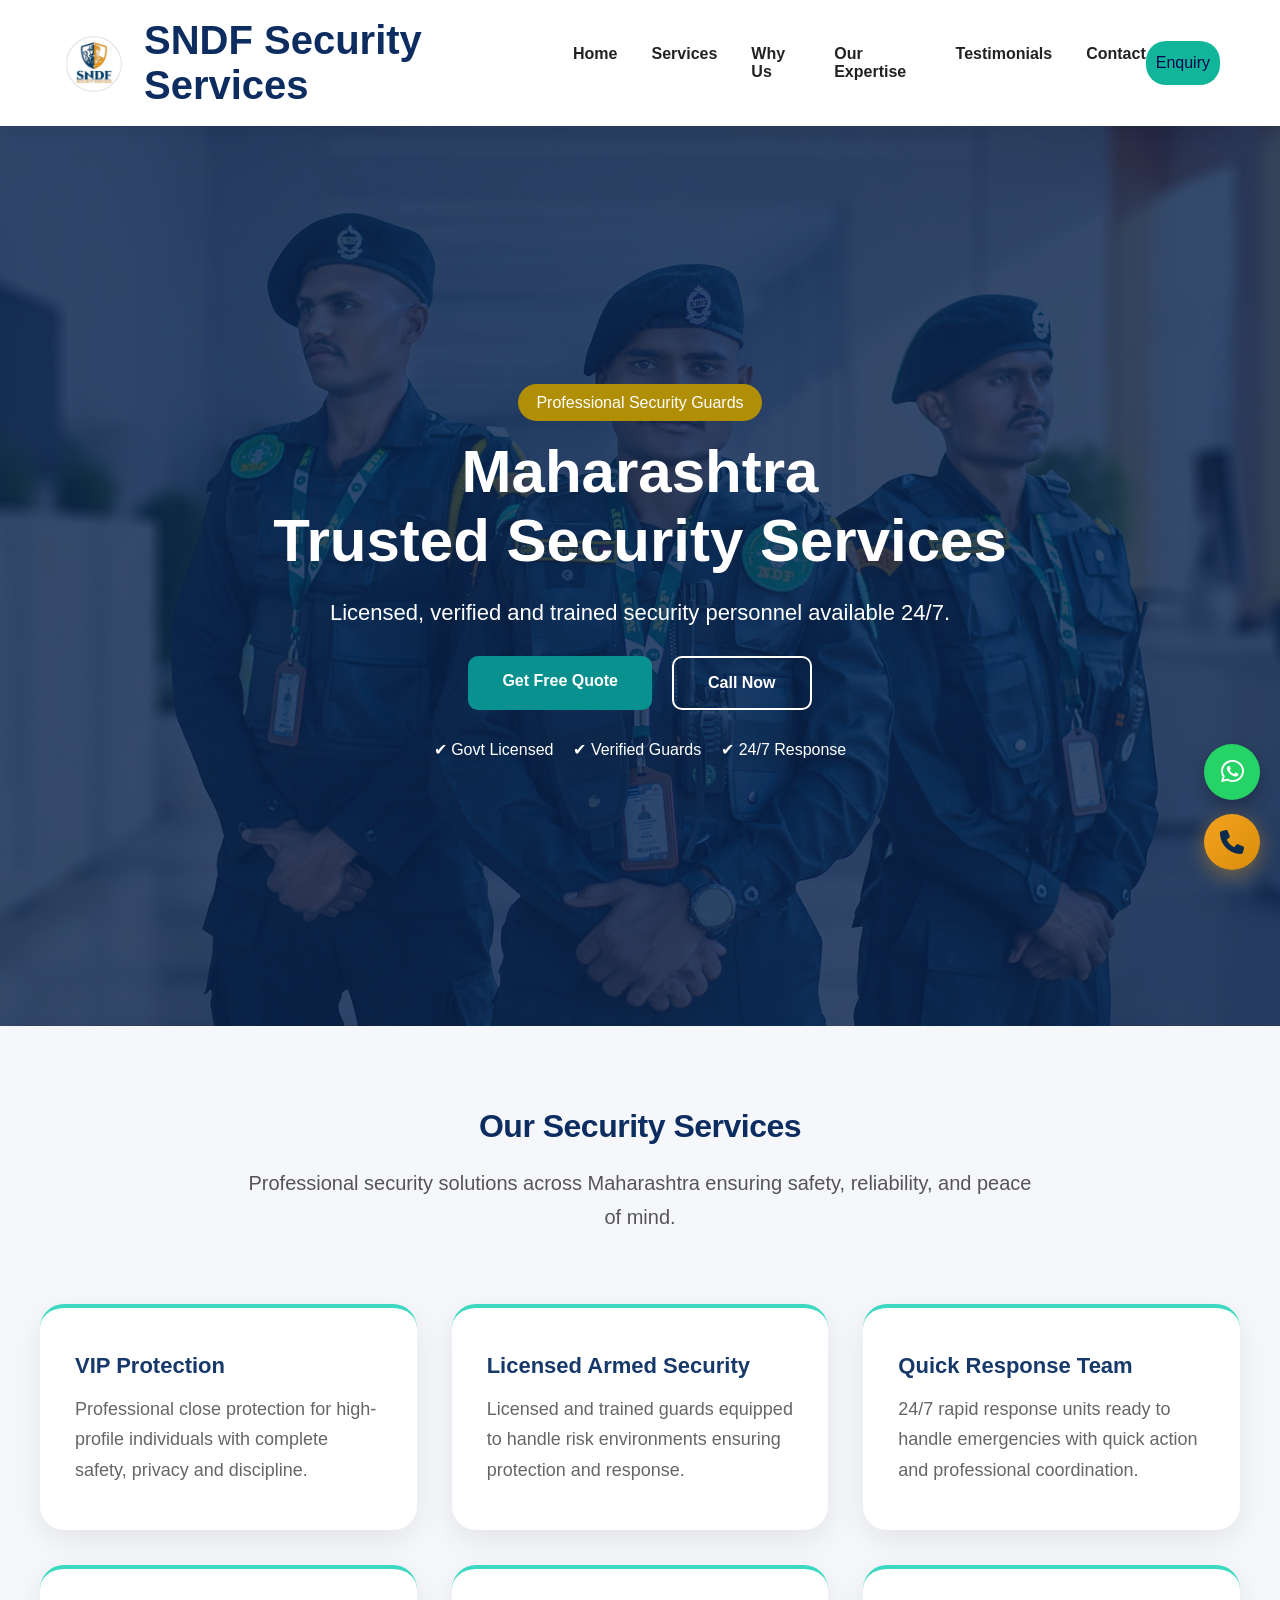
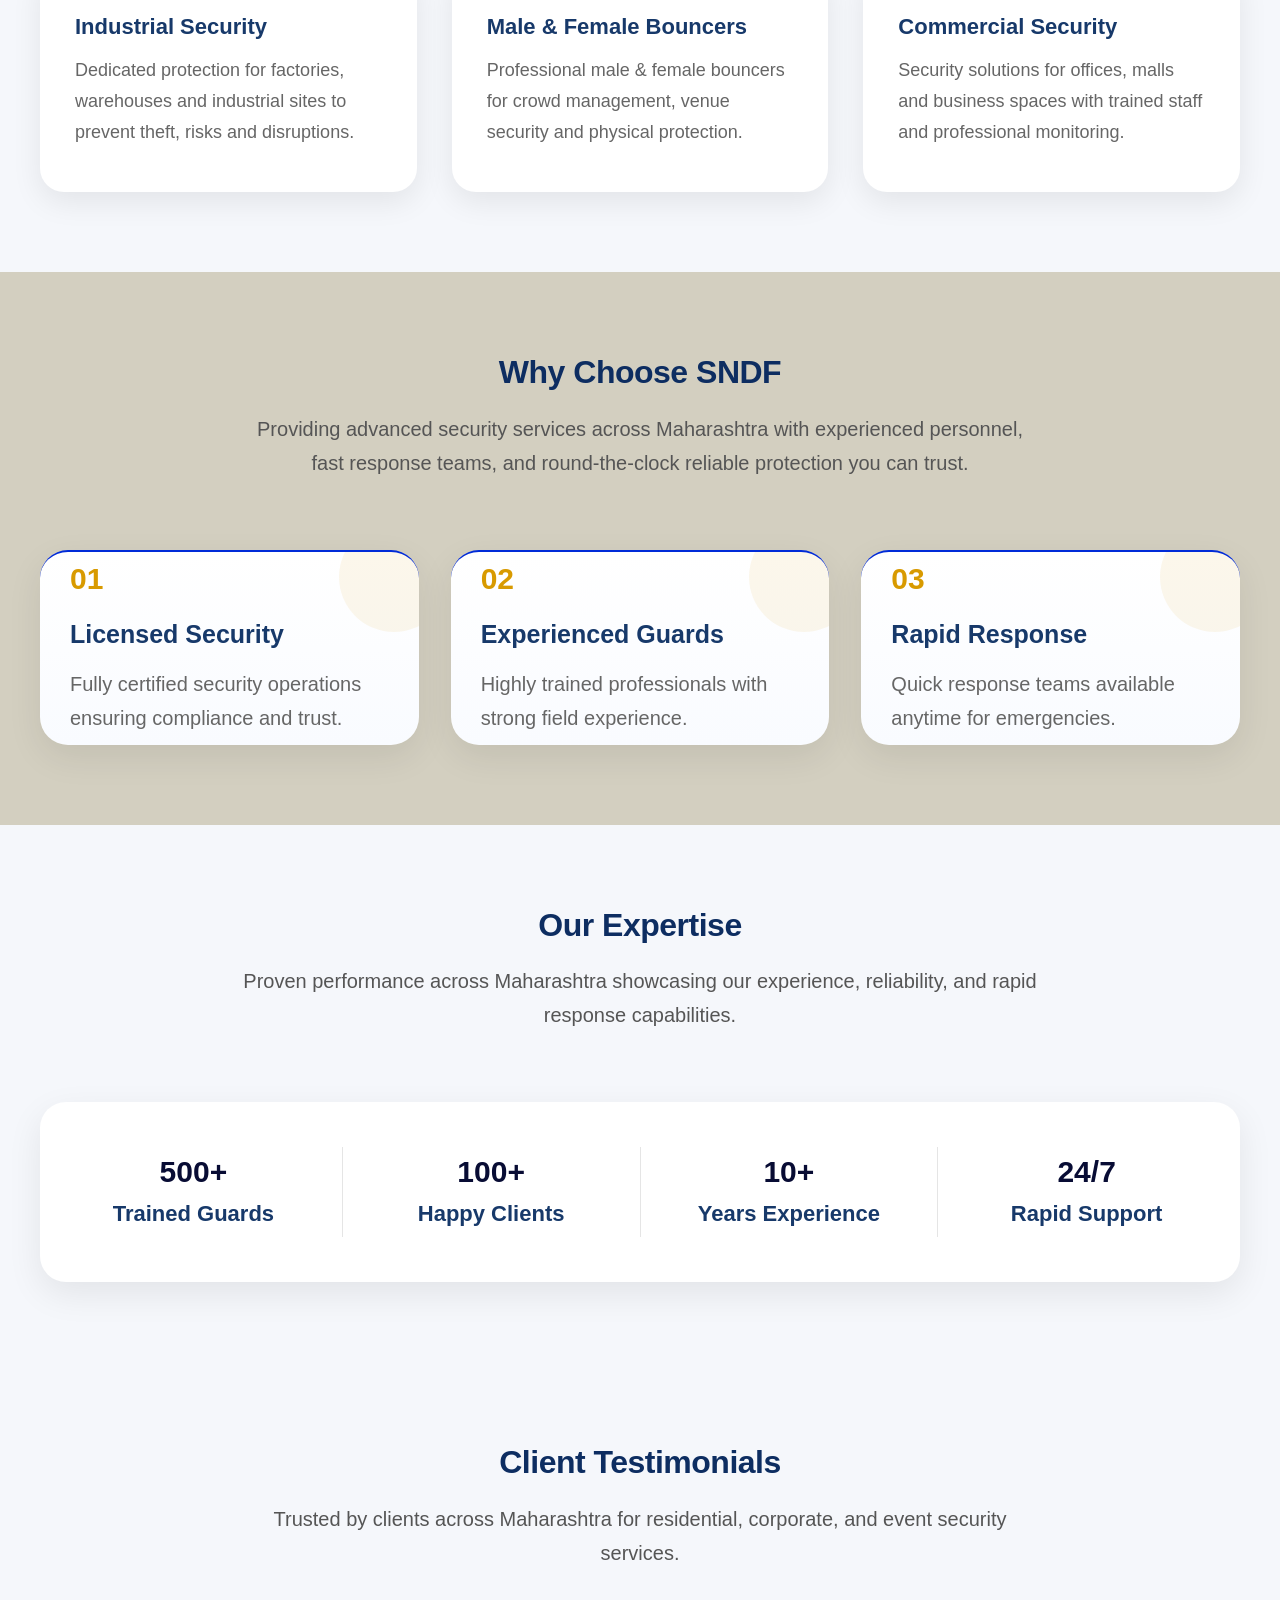
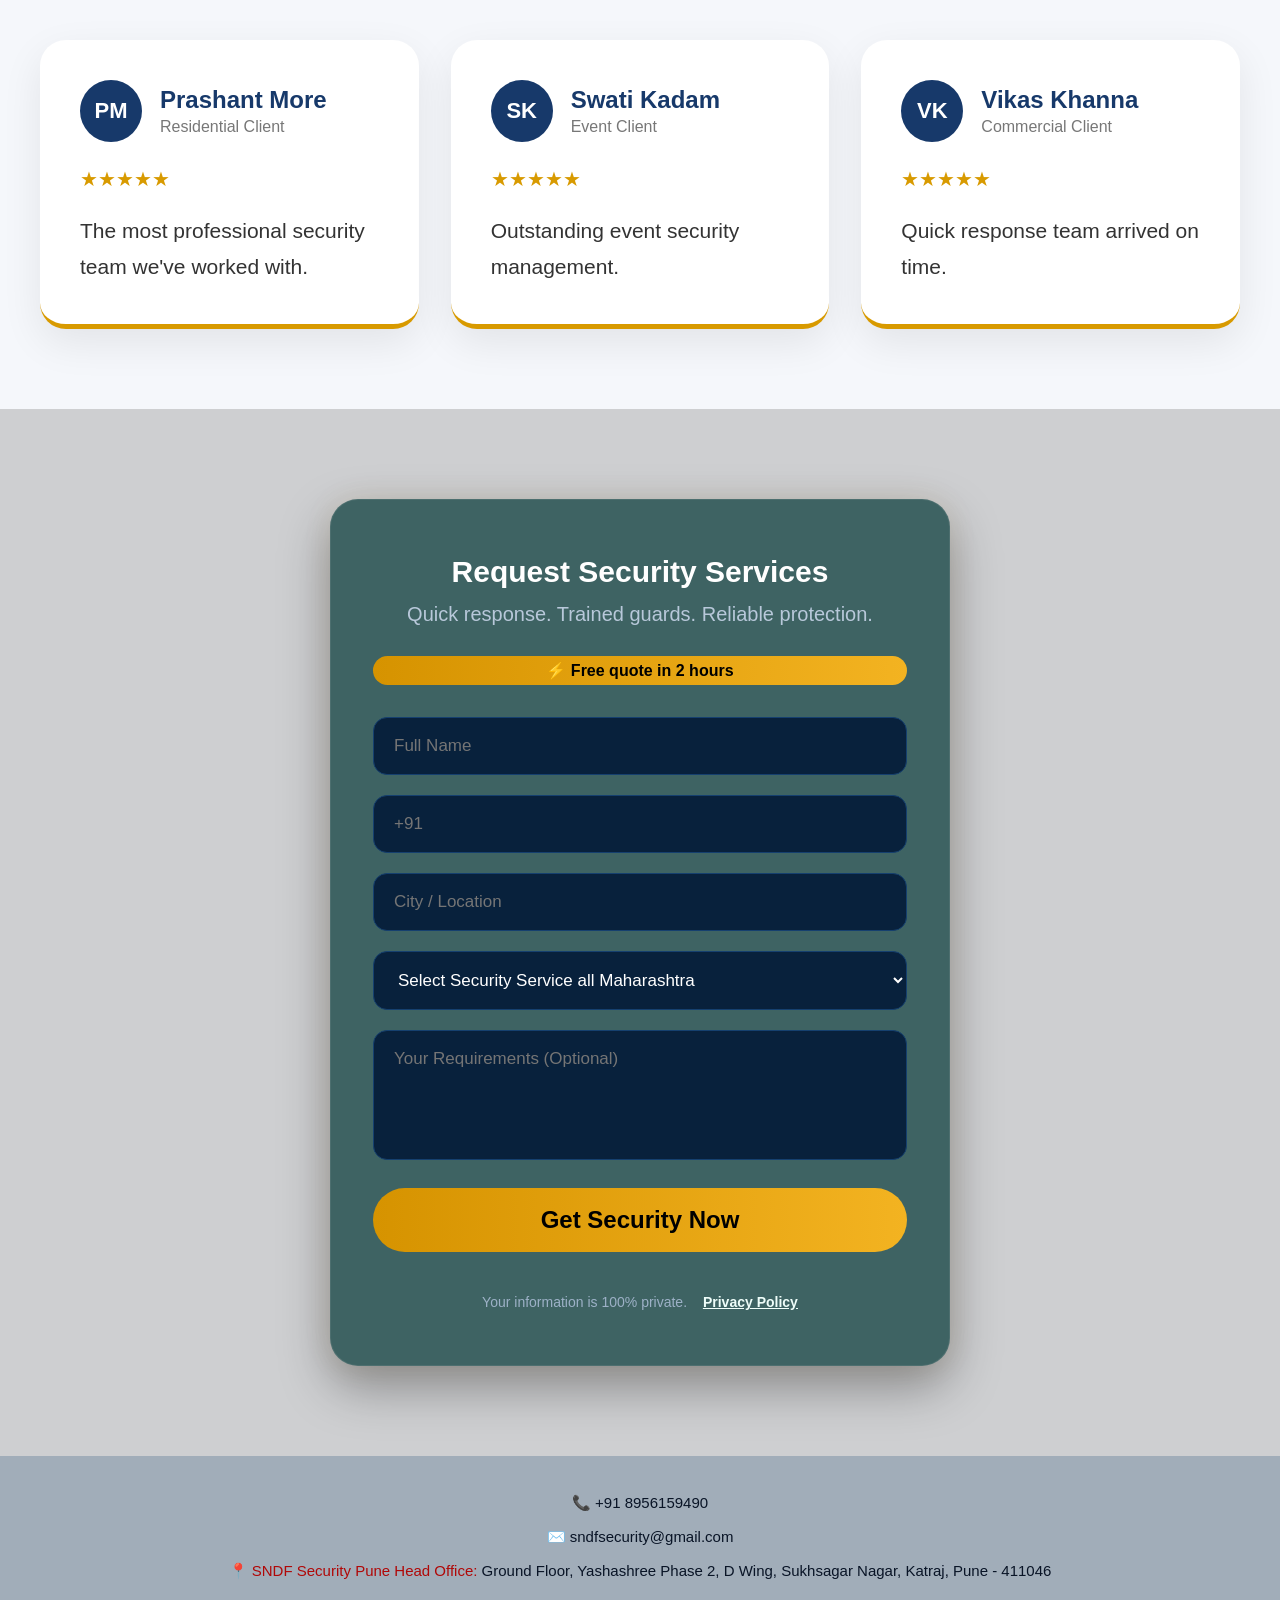
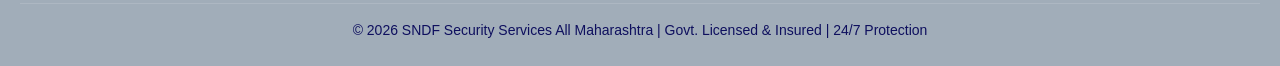
<file: index.html>
<!DOCTYPE html>
<html lang="en">

<head>
  <!-- Google tag (gtag.js) -->
<script async src="https://www.googletagmanager.com/gtag/js?id=G-692RTQMG41"></script>
<script>
  window.dataLayer = window.dataLayer || [];
  function gtag(){dataLayer.push(arguments);}
  gtag('js', new Date());

  gtag('config', 'G-692RTQMG41');
</script>

  <meta charset="UTF-8">
  <meta name="viewport" content="width=device-width,initial-scale=1.0">

  <!-- SEO Title -->
  <title>Security Guard Services in Maharashtra | SNDF Security Agency</title>

  <!-- SEO Meta -->
  <meta name="description" content="Looking for security guard services in Maharashtra? SNDF provides trained security guards, bouncers, event security, corporate and residential protection across Maharashtra. Available 24/7. Call now.">
  <meta name="keywords" content="security services Maharashtra, security guards Maharashtra, security agency Maharashtra, private security Maharashtra, bouncer services Maharashtra, event security Maharashtra, industrial security Maharashtra, residential security Maharashtra, corporate security Maharashtra">
  <meta name="author" content="SNDF Security Services">
  <meta name="keywords" content="SNDF, SNDF Security Services, NDF, guard, security guard Pune, security guard Mumbai, security guard Maharashtra, security services Maharashtra, security guards Maharashtra, security agency Maharashtra, private security Maharashtra, bouncer services Maharashtra, event security Maharashtra, industrial security Maharashtra, residential security Maharashtra, corporate security Maharashtra">




  <!-- Google Site Verification -->
  <meta name="google-site-verification" content="Hl2jM6XFP9QhORgaJbN1rDe-L8TGYnHvItoYKzpRTxo" />

  <!-- Open Graph (Social Media Preview) -->
  <meta property="og:title" content="SNDF Security Services Maharashtra">
  <meta property="og:description" content="Professional security guard services across Maharashtra for residential, corporate, and events.">
  <meta property="og:image" content="https://sndfsecurity.in/images/logo.png">
  <meta property="og:url" content="https://sndfsecurity.in">
  <meta property="og:type" content="website">

  <!-- Canonical -->
  <link rel="canonical" href="https://sndfsecurity.in/">

  <!-- Favicon -->
  <link rel="icon" href="images/favicon.ico" type="image/x-icon">

  <!-- CSS -->
  <link rel="stylesheet" href="style.css">
  <link rel="stylesheet"
    href="https://cdnjs.cloudflare.com/ajax/libs/font-awesome/6.5.0/css/all.min.css">

  <!-- Smooth Scroll -->
  <style>
    html {
      scroll-behavior: smooth;
    }
  </style>
</head>

<body>

  <!-- NAVBAR -->
  <header class="navbar">

    <div class="brand">
      <img src="images/logo.png" alt="SNDF Security Logo" class="logo-img">
      <div class="logo">SNDF Security Services</div>
    </div>

    <nav>
      <a href="#home">Home</a>
      <a href="#services">Services</a>
      <a href="#whyus">Why Us</a>
      <a href="#expertise">Our Expertise</a>
      <a href="#testimonials">Testimonials</a>
      <a href="#contact">Contact</a>
    </nav>

    <a href="#contact" class="top-call">Enquiry</a>

  </header>


  <!-- FLOATING BUTTONS -->
  <a href="https://wa.me/918956159490" class="whatsapp-float" target="_blank">
    <i class="fab fa-whatsapp"></i>
  </a>

  <button class="floating-call"
    onclick="window.location.href='tel:+918956159490'">
    <i class="fas fa-phone"></i>
  </button>


  <!-- HERO -->
  <section id="home" class="hero">

  <!-- SLIDER -->
  <div class="hero-slider">
    <img src="images/guard10.webp" class="slide">
    <img src="images/guard.webp" class="slide active">
    <img src="images/guard11.webp" class="slide">
    <img src="images/guard4.webp" class="slide">
    <img src="images/guard9.webp" class="slide">

  </div>

  <!-- CONTENT (UNCHANGED DESIGN) -->
  <div class="hero-box">

    <span class="badge">
      Professional Security Guards
    </span>

    <h1>
      Maharashtra<br>
      Trusted Security Services
    </h1>

    <p>
      Licensed, verified and trained security personnel available 24/7.
    </p>

    <div class="hero-btns">

      <a href="#contact" class="btn gold">
        Get Free Quote
      </a>

      <a href="tel:8956159490" class="btn ghost">
        Call Now
      </a>

    </div>

    <div class="trust-line">
      <span>✔ Govt Licensed</span>
      <span>✔ Verified Guards</span>
      <span>✔ 24/7 Response</span>
    </div>

  </div>

</section>

  <!-- SERVICES -->
  <section id="services" class="section light">

    <div class="section-title">
      <h2>Our Security Services</h2>
      <p>Professional security solutions across Maharashtra ensuring safety, reliability, and peace of mind.</p>
    </div>

    <div class="service-grid">

      <div class="service-card">
        <h3>VIP Protection</h3>
        <p>
          Professional close protection for high-profile individuals with complete safety, privacy and discipline.
        </p>
      </div>

      <div class="service-card">
        <h3>Licensed Armed Security</h3>
        <p>
          Licensed and trained guards equipped to handle risk environments ensuring protection and response.
        </p>
      </div>

      <div class="service-card">
        <h3>Quick Response Team</h3>
        <p>
          24/7 rapid response units ready to handle emergencies with quick action and professional coordination.
        </p>
      </div>

      <div class="service-card"> 
        <h3>Industrial Security</h3>
        <p>
          Dedicated protection for factories, warehouses and industrial sites to prevent theft, risks and disruptions.
        </p>
      </div>

      <div class="service-card">
        <h3>Male & Female Bouncers</h3>
        <p>
          Professional male & female bouncers for crowd management, venue security and physical protection.
        </p>
      </div>

      <div class="service-card">
        <h3>Commercial Security</h3>
        <p>
          Security solutions for offices, malls and business spaces with trained staff and professional monitoring.
        </p>
      </div>

    </div>

  </section>


  <!-- WHY US -->
  <section id="whyus" class="section why-premium">

    <div class="section-title">
      <h2>Why Choose SNDF</h2>
      <p>
        Providing advanced security services across Maharashtra with experienced personnel, fast response teams, and round-the-clock reliable protection you can trust.
      </p>
    </div>

    <div class="why-premium-grid">

      <div class="why-premium-card">
        <div class="why-num">01</div>
        <h3>Licensed Security</h3>
        <p>Fully certified security operations ensuring compliance and trust.</p>
      </div>

      <div class="why-premium-card">
        <div class="why-num">02</div>
        <h3>Experienced Guards</h3>
        <p>Highly trained professionals with strong field experience.</p>
      </div>

      <div class="why-premium-card">
        <div class="why-num">03</div>
        <h3>Rapid Response</h3>
        <p>Quick response teams available anytime for emergencies.</p>
      </div>

    </div>

  </section>


  <!-- EXPERTISE -->
  <section id="expertise" class="section expertise-strip">

    <div class="section-title">
      <h2>Our Expertise</h2>
      <p>
        Proven performance across Maharashtra showcasing our experience, reliability, and rapid response capabilities.
      </p>
    </div>

    <div class="expertise-row">

      <div class="expertise-item">
        <h3>500+</h3>
        <span>Trained Guards</span>
      </div>

      <div class="expertise-divider"></div>

      <div class="expertise-item">
        <h3>100+</h3>
        <span>Happy Clients</span>
      </div>

      <div class="expertise-divider"></div>

      <div class="expertise-item">
        <h3>10+</h3>
        <span>Years Experience</span>
      </div>

      <div class="expertise-divider"></div>

      <div class="expertise-item">
        <h3>24/7</h3>
        <span>Rapid Support</span>
      </div>

    </div>

  </section>


  <!-- TESTIMONIALS -->
  <section id="testimonials" class="section light">

    <div class="section-title">
      <h2>Client Testimonials</h2>
      <p>Trusted by clients across Maharashtra for residential, corporate, and event security services.</p>
    </div>

    <div class="elite-testimonials">

      <div class="elite-card">
        <div class="client-head">
          <div class="client-badge">PM</div>
          <div>
            <h4>Prashant More</h4>
            <span>Residential Client</span>
          </div>
        </div>

        <div class="elite-stars">★★★★★</div>

        <p>The most professional security team we've worked with.</p>
      </div>

      <div class="elite-card">
        <div class="client-head">
          <div class="client-badge">SK</div>
          <div>
            <h4>Swati Kadam</h4>
            <span>Event Client</span>
          </div>
        </div>

        <div class="elite-stars">★★★★★</div>

        <p>Outstanding event security management.</p>
      </div>

      <div class="elite-card">
        <div class="client-head">
          <div class="client-badge">VK</div>
          <div>
            <h4>Vikas Khanna</h4>
            <span>Commercial Client</span>
          </div>
        </div>

        <div class="elite-stars">★★★★★</div>

        <p>Quick response team arrived on time.</p>
      </div>

    </div>

  </section>


  <!-- CONTACT -->
 <section id="contact" class="contact-pro">

  <div class="lead-box">

    <h2>Request Security Services</h2>

    <p>Quick response. Trained guards. Reliable protection.</p>

    <div class="quote-strip">
      ⚡ Free quote in 2 hours
    </div>

    <form id="contactForm" 
      action="https://formsubmit.co/sndfsecurity@gmail.com" 
      method="POST">

      <input type="text" id="name" name="name" placeholder="Full Name"
        oninput="this.value=this.value.replace(/[^A-Za-z\s]/g,'')" required>

      <input type="tel" id="phone" name="phone" placeholder="+91"
        maxlength="10"
        oninput="this.value=this.value.replace(/[^0-9]/g,'')" required>

      <input type="text" name="city" placeholder="City / Location">

      <select name="service" required>
        <option value="">Select Security Service all Maharashtra</option>
        <option>VIP Protection</option>
        <option>Licensed Armed Security</option>
        <option>Quick Response Team</option>
        <option>Industrial Security</option>
        <option>Male & Female Bouncers</option>
        <option>Commercial Security</option>
      </select>

      <!-- Hidden fields -->
      <input type="hidden" name="_subject" value="🚨 New SNDF Enquiry">
      <input type="hidden" name="_template" value="table">
      <input type="hidden" name="_next" value="https://sndfsecurity.in/thankyou.html">
      <input type="hidden" name="_captcha" value="false">

      <textarea name="requirements" placeholder="Your Requirements (Optional)"></textarea>

      <button type="submit">Get Security Now</button>

      <!-- ✅ FINAL (SINGLE LINE) -->
      <div class="privacy-note">
        Your information is 100% private.
        <span class="privacy-link" onclick="openPrivacyModal()">
                      <a href="#" class="privacy-link">Privacy Policy</a>

        </span>

      </div>

    </form>

  </div>

</section>

  <!-- FOOTER -->
  <footer class="footer">

    <div class="footer-contact">

      <p>📞 +91 8956159490</p>
      <p>✉️ sndfsecurity@gmail.com</p>

      <p>
       <span>📍 SNDF Security Pune Head Office:</span> 
        Ground Floor, Yashashree Phase 2, D Wing,
        Sukhsagar Nagar, Katraj, Pune - 411046
      </p>

    </div>

    <div class="footer-bottom">
      <p>
        © 2026 SNDF Security Services All Maharashtra |
        Govt. Licensed & Insured |
        24/7 Protection
      </p>
    </div>

  </footer>
<div id="privacyModal" class="privacy-modal">
  <div class="privacy-box">

    <div class="privacy-header">
      <h2>Privacy Policy</h2>
      <span class="close-modal">&times;</span>
    </div>

    <div class="privacy-content">

      <h3>1. Information We Collect</h3>
      <p>We collect your name, phone number, location and service requirements when you fill out our contact form.</p>

      <h3>2. How We Use Your Information</h3>
      <p>We use your information to provide security service quotes, respond to your inquiries and contact you regarding our services.</p>

      <h3>3. Data Protection</h3>
      <p>Your information is 100% private and secure. We do not sell, trade or share your personal information with third parties.</p>

      <h3>4. Communication</h3>
      <p>By submitting the form, you agree that we may call or message you regarding your security service requirements.</p>

      <h3>5. Contact Us</h3>
      <p>For any privacy concerns, contact us at: <span class="mail">sndfsecurity@gmail.com</span></p>

      <div class="last-update">Last Updated: January 2026</div>

    </div>

  </div>
</div>

  <!-- SCRIPT -->
 <script>

document.addEventListener("DOMContentLoaded", function () {

  // =========================
  // FORM VALIDATION
  // =========================
  var form = document.getElementById("contactForm");

  if(form){
    form.addEventListener("submit", function (e) {

      var name = document.getElementById("name").value.trim();
      var phone = document.getElementById("phone").value.trim();
      var requirements = document.querySelector("textarea[name='requirements']").value.trim();

      if (name === "") {
        alert("Enter Name");
        e.preventDefault();
        return;
      }

      if (phone === "") {
        alert("Enter Mobile Number");
        e.preventDefault();
        return;
      }

      if (!/^[0-9]{10}$/.test(phone)) {
        alert("Enter valid 10 digit Mobile Number");
        e.preventDefault();
        return;
      }

    });
  }


  // =========================
  // PRIVACY MODAL
  // =========================
  var modal = document.getElementById('privacyModal');
  var links = document.querySelectorAll('.privacy-link');
  var closeBtn = document.querySelector('.close-modal');

  // OPEN MODAL
  links.forEach(function(link){
    link.addEventListener("click", function(e){
      e.preventDefault();
      modal.style.display = "block";
      document.body.style.overflow = "hidden";
    });
  });

  // CLOSE BUTTON
  if(closeBtn){
    closeBtn.addEventListener("click", function(){
      modal.style.display = "none";
      document.body.style.overflow = "auto";
    });
  }

  // OUTSIDE CLICK
  window.addEventListener("click", function(e){
    if(e.target === modal){
      modal.style.display = "none";
      document.body.style.overflow = "auto";
    }
  });

});

// HERO SLIDER
let slides = document.querySelectorAll(".slide");
let index = 0;

setInterval(() => {
  slides[index].classList.remove("active");
  index = (index + 1) % slides.length;
  slides[index].classList.add("active");
}, 3000);

</script>

</body>

</html>
</file>
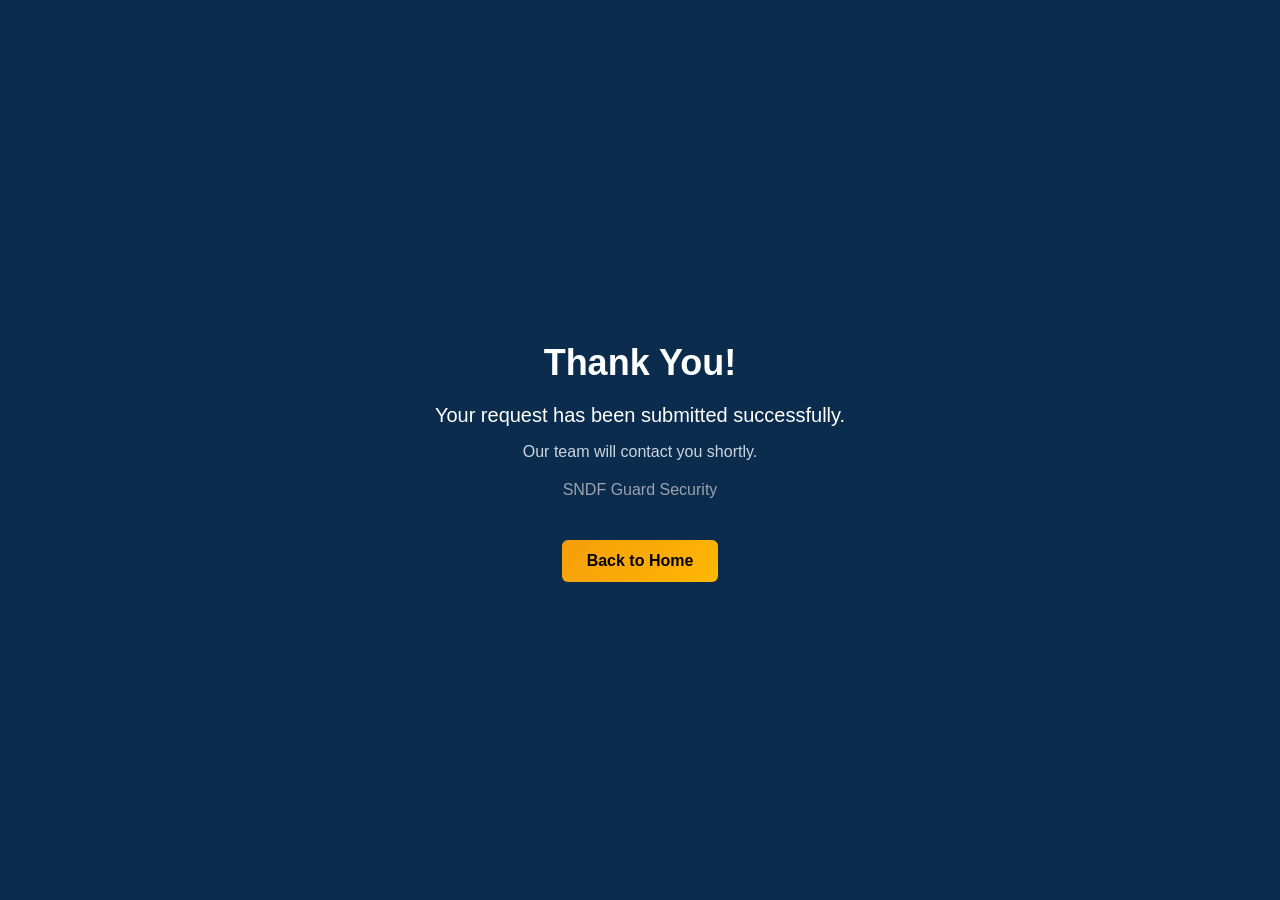
<file: thankyou.html>
<!DOCTYPE html>
<html lang="en">
<head>
    <!-- Google tag (gtag.js) -->
<script async src="https://www.googletagmanager.com/gtag/js?id=G-692RTQMG41"></script>
<script>
  window.dataLayer = window.dataLayer || [];
  function gtag(){dataLayer.push(arguments);}
  gtag('js', new Date());

  gtag('config', 'G-692RTQMG41');
</script>


<script>
  gtag('event', 'form_submit');
</script>

    <meta charset="UTF-8">
    <meta name="viewport" content="width=device-width, initial-scale=1.0">
    <title>Thank You</title>

    <style>
        body {
            margin: 0;
            padding: 0;
             background: #0b2c4d;
            color: white;
            font-family: Arial, sans-serif;
            display: flex;
            align-items: center;
            justify-content: center;
            height: 100vh;
            text-align: center;
        }

        .container {
            max-width: 600px;
            padding: 20px;
        }

        h1 {
            font-size: 36px;
            margin-bottom: 15px;
        }

        .main-text {
            font-size: 20px;
            margin-bottom: 10px;
        }

        .sub-text {
            font-size: 16px;
            color: #cbd5e1;
        }

        .btn {
            margin-top: 25px;
            display: inline-block;
            padding: 12px 25px;
           background: linear-gradient(135deg, #f59e0b, #ffb703);
            color: #000;
            text-decoration: none;
            border-radius: 6px;
            font-size: 16px;
            font-weight: bold;
        }

       

        /* 📱 Mobile Responsive */
        @media (max-width: 600px) {
            h1 {
                font-size: 28px;
            }

            .main-text {
                font-size: 18px;
            }

            .sub-text {
                font-size: 14px;
            }

            .btn {
                font-size: 14px;
                padding: 10px 20px;
            }
        }
    </style>
</head>

<body>

    <div class="container">
        <h1>Thank You!</h1>
        <p class="main-text">Your request has been submitted successfully.</p>
        <p class="sub-text">Our team will contact you shortly.</p>
        <p style="margin-top:20px; color:#9ca3af;">
            SNDF Guard Security
        </p>

        <a href="/" class="btn">Back to Home</a>

       

    </div>

</body>
</html>
</file>
<file: style.css>
*{
margin:0;
padding:0;
box-sizing:border-box;
font-family:Arial;
scroll-behavior:smooth;
}

body{
overflow-x:hidden;
}

/* NAVBAR */

.navbar{
background:#fff;
padding:18px 60px;
display:flex;
justify-content:space-between;
align-items:center;
box-shadow:0 3px 15px rgba(0,0,0,.06);
position:sticky;
top:0;
z-index:999;
}

.brand{
display:flex;
align-items:center;
gap:14px;
}

.logo-img{
width:70px;
}

.logo{
font-size:40px;
font-weight:800;
color:#0d2d61;
}

nav{
display:flex;
gap:34px;
}
@media (max-width:768px){

  .navbar{
    padding:20px 15px;
  }

  .logo{
    font-size:16px;   /* text chota */
  }

  .logo-img{
    width:30px;       /* logo chota */
  }

  .top-call{
    padding:8px 14px;
    font-size:14px;
  }

}
/* NAV LINKS */

nav a{
text-decoration:none;
font-weight:700;
color:#222;

position:relative;

transition:all .35s ease;
}

/* Gold underline */

nav a:after{
content:"";
position:absolute;

left:0;
bottom:-6px;

width:0;
height:3px;

background:#d89a00;

border-radius:30px;

transition:all .35s ease;
}

/* Arrow */

nav a:before{
content:"→";

position:absolute;

left:-14px;

opacity:0;

color:#d89a00;

transition:all .35s ease;
}

/* Hover */

nav a:hover{
color:#17396a;
padding-left:10px;
}

nav a:hover:after{
width:100%;
}

nav a:hover:before{
opacity:1;
left:-6px;
}


/* CALL BUTTON (unchanged) */

.top-call{
background:#11b599;
padding:13px 10px;
border-radius:20px;
color:rgb(9, 6, 79);
text-decoration:none;
}
/* HERO */


/* HERO FIX */
.hero{
  position:relative;
  min-height:100vh;
  display:flex;
  justify-content:center;
  align-items:center;
  text-align:center;
  color:white;
  overflow:hidden;
}

/* SLIDER */
.hero-slider{
  position:absolute;
  inset:0;
}

.slide{
  position:absolute;
  width:100%;
  height:100%;
  object-fit:cover;
  opacity:0;
  transition:opacity 1s ease-in-out;
}

.slide.active{
  opacity:1;
}

/* OVERLAY */
.hero::after{
  content:"";
  position:absolute;
  inset:0;
  background:rgba(8,35,78,.82);
  z-index:1;
}

/* CONTENT */
.hero-box{
  position:relative;
  z-index:2;
}
.hero-box{
max-width:900px;
}

.badge{
background:#b08e06;
padding:10px 18px;
border-radius:30px;
}

.hero h1{
font-size:60px;
margin:25px 0;
}

.hero p{
font-size:22px;
margin-bottom:30px;
}

.hero-btns{
display:flex;
gap:20px;
justify-content:center;
}

.btn{
padding:16px 34px;
border-radius:10px;
text-decoration:none;
font-weight:700;
}

.gold{
background:#09918f;
color:white;
}

.ghost{
border:2px solid white;
color:white;
}

.trust-line{
margin-top:30px;
display:flex;
gap:20px;
justify-content:center;
}


/* SECTION */

.section{
padding:100px 50px;
}

.light{
background:#f5f7fb;
}

.section-title{
text-align:center;
margin-bottom:70px;
}

.section-title h2{
font-size:56px;
color:#0d2d61;
margin-bottom:18px;
}

.section-title p{
font-size:24px;
color:#667;
}


/* SERVICES */

.service-grid{
display:grid;
grid-template-columns:repeat(3,1fr);
gap:35px;
max-width:1200px;
margin:auto;
}

.service-card{
background:white;
padding:45px 35px;

border-radius:24px;

box-shadow:0 10px 30px rgba(0,0,0,.08);

border-top:4px solid #3dd8c1;

transition:.35s;
}

.service-card:hover{
transform:translateY(-12px);
box-shadow:0 18px 45px rgba(0,0,0,.12);
}

.icon{
font-size:42px;
margin-bottom:22px;
}

.service-card h3{
font-size:22px;
margin-bottom:15px;
color:#17396a;
}

.service-card p{
font-size:18px;
line-height:1.7;
color:#666;
}


/* EXPERTISE */
/* ===== EXPERTISE STRIP ===== */

.numbers,
.number-box{
display:none;
}

.expertise-strip{
background:#f5f7fb;
padding:110px 50px;
}

.expertise-row{
max-width:1200px;
margin:auto;

background:#fff;

border-radius:26px;

padding:45px 30px;

display:flex;
align-items:center;
justify-content:space-between;
gap:25px;

box-shadow:0 12px 35px rgba(0,0,0,.08);
}

.expertise-item{
flex:1;
text-align:center;
}

.expertise-item h3{
font-size:30px;
line-height:1;
color:#080c34;
margin-bottom:14px;
font-weight:800;
}

.expertise-item span{
font-size:22px;
color:#17396a;
font-weight:600;
}

.expertise-divider{
width:1px;
height:90px;
background:#e5e5e5;
}

/* subtle hover */
.expertise-item{
transition:.3s;
}

.expertise-item:hover{
transform:translateY(-6px);
}

/* mobile */
@media(max-width:768px){

.expertise-row{
flex-direction:column;
padding:35px 20px;
}

.expertise-divider{
width:100%;
height:1px;
}

.expertise-item h3{
font-size:20px;
}

.expertise-item span{
font-size:18px;
}

}
/* TESTIMONIAL */

/* ===== ELITE TESTIMONIALS ===== */

.review-grid,
.review-panel{
display:none;
}

.elite-testimonials{
max-width:1200px;
margin:auto;

display:grid;
grid-template-columns:repeat(3,1fr);

gap:32px;
}

.elite-card{

background:#fff;

padding:40px;

border-radius:26px;

box-shadow:
0 14px 40px rgba(0,0,0,.08);

border-bottom:5px solid #d89a00;

transition:.35s;
}

.elite-card:hover{
transform:translateY(-10px);
box-shadow:0 20px 50px rgba(0,0,0,.14);
}

.client-head{
display:flex;
align-items:center;
gap:18px;
margin-bottom:25px;
}

.client-badge{
width:62px;
height:62px;

border-radius:50%;

background:#17396a;
color:#fff;

display:flex;
align-items:center;
justify-content:center;

font-weight:800;
font-size:22px;
}

.client-head h4{
font-size:24px;
color:#17396a;
margin-bottom:4px;
}

.client-head span{
color:#777;
font-size:16px;
}

.elite-stars{
font-size:20px;
color:#d89a00;
margin-bottom:22px;
}

.elite-card p{
font-size:21px;
line-height:1.7;
color:#333;
}

/* mobile */
@media(max-width:768px){

.elite-testimonials{
grid-template-columns:1fr;
}

.elite-card{
padding:30px 22px;
}

.elite-card p{
font-size:18px;
}

.client-head h4{
font-size:20px;
}

}

/* CONTACT */
.contact-pro{
background:#cecfd1;
padding:90px 20px;
}

.lead-box{
max-width:620px;
margin:auto;

background:#3e6363;

padding:55px 42px;

border-radius:28px;

border:1px solid rgba(255,255,255,.08);

box-shadow:
0 20px 50px rgba(0,0,0,.35),
0 0 30px rgba(214,147,0,.08);
}

.lead-box h2{
font-size:30px;
color:#fff;
text-align:center;
margin-bottom:14px;
}

.lead-box p{
text-align:center;
font-size:20px;
color:#b8c8da;
margin-bottom:30px;
}

.quote-strip{
background:linear-gradient(90deg,#d69300,#f3b321);

padding:5px;

text-align:center;

font-weight:700;

border-radius:50px;

margin-bottom:32px;
}

.lead-box form{
display:flex;
flex-direction:column;
gap:20px;
}

.lead-box input,
.lead-box select,
.lead-box textarea{

background:#08213c;

border:1px solid #15406f;

color:#fff;

padding:18px 20px;

font-size:17px;

border-radius:14px;
}

.lead-box textarea{
height:130px;
resize:none;
}

.lead-box input:focus,
.lead-box select:focus,
.lead-box textarea:focus{
outline:none;
border-color:#d69300;
box-shadow:0 0 0 3px rgba(214,147,0,.12);
}

.lead-box button{
background:linear-gradient(90deg,#d69300,#f3b321);

border:none;

padding:18px;

font-size:24px;

font-weight:700;

border-radius:50px;

margin-top:8px;

cursor:pointer;
}

.lead-box button:hover{
transform:translateY(-3px);
}

.privacy-note{
text-align:center;
margin-top:22px;
color:#9db1c7;
font-size:14px;
}


/* mobile */

@media(max-width:768px){

.contact-pro{
padding:60px 16px;
}

.lead-box{
padding:35px 20px;
}

.lead-box h2{
font-size:28px;
}

.lead-box p{
font-size:16px;
}

.quote-strip{
font-size:12px;
padding:14px;
}

.lead-box button{
font-size:19px;
}

}

/* FOOTER */

footer{
background:#f6f6f6;
color:rgb(3, 24, 110);
padding:25px;
text-align:center;
}


/* MOBILE */
@media(max-width:768px){

nav{
display:none;
}

/* MOBILE NAV FIX */
.navbar{
padding:10px 12px;
}

.brand{
gap:8px;
}

.logo{
font-size:20px;
line-height:1.2;
}

.logo-img{
width:38px;
}

.top-call{
padding:10px 12px;
font-size:14px;
border-radius:14px;
}

/* HERO */
/* MOBILE HERO FIX */

@media(max-width:768px){

.hero{
padding:95px 18px 60px;
min-height:auto;
}

.hero-box{
max-width:100%;
}

.badge{
font-size:14px;
padding:8px 16px;
}

.hero h1{
font-size:52px;
line-height:1.15;
margin:22px 0;
word-break:normal;
}

.hero p{
font-size:16px;
line-height:1.5;
max-width:320px;
margin:0 auto 28px;
}

.hero-btns{
gap:14px;
}

.btn{
width:100%;
max-width:320px;
margin:auto;
padding:15px 20px;
font-size:18px;
}

.trust-line{
display:grid;
grid-template-columns:1fr 1fr 1fr;
gap:10px;
margin-top:28px;
font-size:15px;
}

}

/* GRIDS */
.service-grid,
.why-wrap,
.numbers,
.test-grid{
grid-template-columns:1fr;
}

.section-title h2{
font-size:34px;
}

.section-title p{
font-size:18px;
}

.service-card,
.why-box,
.number-box,
.test-card{
padding:32px 24px;
}

.test-card p{
font-size:20px;
}


/* FLOAT ICONS */
.float-call,
.float-wa{
right:14px;
}

}

/* ===== WHY CHOOSE PREMIUM ===== */

.why-wrap,
.why-box{
display:none;
}

.why-premium{
background:#d3cfc0;
padding:110px 50px;
}

.why-premium-grid{
max-width:1200px;
margin:auto;
display:grid;
grid-template-columns:repeat(3,1fr);
gap:32px;
}

.why-premium-card{
background:linear-gradient(180deg,#ffffff,#f9fbff);

padding:10px 30px;

border-radius:28px;

border-top:2px solid #002bd8;

box-shadow:0 12px 35px rgba(0,0,0,.08);

transition:.35s;

position:relative;
overflow:hidden;
}

.why-premium-card:hover{
transform:translateY(-12px);
box-shadow:0 18px 50px rgba(0,0,0,.14);
}

.why-premium-card:after{
content:"";
position:absolute;
right:-30px;
top:-30px;
width:110px;
height:110px;
border-radius:50%;
background:rgba(216,154,0,.08);
}

.why-num{
font-size:30px;
font-weight:800;
color:#d89a00;
margin-bottom:24px;
}

.why-premium-card h3{
font-size:25px;
color:#17396a;
margin-bottom:18px;
}

.why-premium-card p{
font-size:20px;
line-height:1.7;
color:#666;
}

@media(max-width:768px){

.why-premium-grid{
grid-template-columns:1fr;
}

.why-premium-card{
padding:34px 24px;
}

.why-num{
font-size:42px;
}

.why-premium-card h3{
font-size:24px;
}

.why-premium-card p{
font-size:17px;
}

}



@media(max-width:768px){
}

/* PASTE NEW CODE BELOW THIS */

html{
scroll-behavior:smooth;
}

#contact{
scroll-margin-top:120px;
}

.btn{
position:relative;
overflow:hidden;
transition:.35s ease;
}

.btn:before{
content:"→";
position:absolute;
right:22px;
opacity:0;
transition:.35s;
}

.btn:hover{
padding-right:58px;
transform:translateY(-4px);
}

.btn:hover:before{
opacity:1;
right:18px;
}

.gold:hover{
background:#f0ad00;
box-shadow:0 10px 25px rgba(216,154,0,.35);
}

.ghost:hover{
background:#fff;
color:#17396a;
}

/* FIXED RIGHT SIDE FLOAT BUTTONS */

/* Floating Buttons - PREMIUM */
.whatsapp-float {
    position: fixed;
    bottom: 100px;
    right: 20px;
    background: #25D366;
    color: white;
    font-size: 26px;
    width: 56px;
    height: 56px;
    display: flex;
    align-items: center;
    justify-content: center;
    border-radius: 50%;
    z-index: 999;
    text-decoration: none;
    box-shadow: 0 6px 16px rgba(0, 0, 0, 0.25);
    transition: all 0.3s ease;
}

.floating-call {
    position: fixed;
    bottom: 30px;
    right: 20px;
    background: linear-gradient(135deg, #f4a21e, #d88e0c);
    color: #0b2c4d;
    width: 56px;
    height: 56px;
    border-radius: 50%;
    display: flex;
    align-items: center;
    justify-content: center;
    font-size: 24px;
    cursor: pointer;
    box-shadow: 0 6px 20px rgba(244, 162, 30, 0.4);
    transition: all 0.3s ease;
    z-index: 999;
    border: none;
}

.whatsapp-float:hover,
.floating-call:hover {
    transform: scale(1.1);
    box-shadow: 0 10px 25px rgba(0, 0, 0, 0.3);
}
/* mobile */

@media(max-width:768px){

.float-call,
.float-wa{
right:12px;

width:50px;
height:50px;

font-size:24px;
}

.float-call{
bottom:100px;
}

.float-wa{
bottom:38px;
}

}
.footer{
background:#a1adb9;
padding:35px 20px 20px;
color:#0e0f5e;
text-align:center;
}

.footer-contact{
max-width:900px;
margin:auto;
}

.footer-contact p{
font-size:15px;
line-height:1.6;
margin-bottom:10px;
color:#091426;
}

.footer-bottom{
margin-top:20px;
padding-top:18px;
border-top:1px solid rgba(255,255,255,.12);
}

.footer-bottom p{
font-size:14px;
margin-bottom:8px;
}

.footer-bottom a{
color:#d89a00;
font-size:14px;
font-weight:700;
text-decoration:none;
}

.footer-bottom a:hover{
text-decoration:underline;
}


/* mobile */

@media(max-width:768px){

.footer{
padding:28px 15px 18px;
}

.footer-contact p{
font-size:13px;
line-height:1.5;
}

.footer-bottom p,
.footer-bottom a{
font-size:12px;
}

}

/* =========================
PROPER MOBILE + ALL DEVICE FIX
========================= */

/* GLOBAL SCALE FIX */
.section{
padding:80px 20px !important;
}

.section-title h2{
font-size:32px !important;
line-height:1.3;
letter-spacing:-0.5px;
}

.section-title p{
font-size:15px !important;
line-height:1.6;
}

/* =========================
TABLET (1024px)
========================= */
@media (max-width:1024px){

.hero h1{
font-size:38px !important;
}

.hero p{
font-size:17px !important;
}

.service-grid{
grid-template-columns:repeat(2,1fr) !important;
gap:24px;
}

.why-premium-grid{
grid-template-columns:repeat(2,1fr) !important;
gap:24px;
}

.elite-testimonials{
grid-template-columns:repeat(2,1fr) !important;
gap:24px;
}

}

/* =========================
MOBILE (768px)
========================= */
@media (max-width:768px){

/* NAV */
.navbar{
padding:12px 14px !important;
}

.logo{
font-size:17px !important;
}

.logo-img{
width:34px !important;
}

/* HERO (FIXED LOOK) */
.hero{
padding:85px 16px 50px !important;
}

.hero h1{
font-size:26px !important;
line-height:1.3;
letter-spacing:-0.5px;
}

.hero p{
font-size:14px !important;
line-height:1.6;
max-width:300px;
margin:auto;
}

/* BUTTON */
.btn{
font-size:15px !important;
padding:13px 16px !important;
}

/* SERVICES */
.service-grid{
grid-template-columns:1fr !important;
gap:18px;
}

.service-card{
padding:20px 16px !important;
border-radius:18px;
}

.service-card h3{
font-size:18px !important;
margin-bottom:8px;
}

.service-card p{
font-size:14px !important;
line-height:1.6;
}

/* WHY */
.why-premium-grid{
grid-template-columns:1fr !important;
gap:18px;
}

.why-premium-card{
padding:20px 16px !important;
}

.why-premium-card h3{
font-size:18px !important;
}

.why-premium-card p{
font-size:14px !important;
}

/* TESTIMONIAL */
.elite-testimonials{
grid-template-columns:1fr !important;
gap:18px;
}

.elite-card{
padding:20px 16px !important;
border-radius:18px;
}

.elite-card p{
font-size:14px !important;
line-height:1.6;
}

.client-head h4{
font-size:16px !important;
}

/* EXPERTISE */
.expertise-strip{
padding:60px 16px !important;
}

.expertise-row{
flex-direction:column !important;
gap:16px;
padding:20px !important;
}

.expertise-item h3{
font-size:18px !important;
}

.expertise-item span{
font-size:14px !important;
}



/* FLOAT BUTTONS */
.whatsapp-float{
width:48px;
height:48px;
right:12px;
bottom:85px;
}

.floating-call{
width:48px;
height:48px;
right:12px;
bottom:22px;
}

}

/* =========================
SMALL MOBILE (480px)
========================= */
@media (max-width:480px){

.hero h1{
font-size:24px !important;
}

.section-title h2{
font-size:24px !important;
}

.section-title p{
font-size:13px !important;
}

}

/* =========================
BIG SCREEN (1400px+)
========================= */
@media (min-width:1400px){

.section{
padding:120px 80px;
}

.hero h1{
font-size:64px;
}

.hero p{
font-size:22px;
}

}
/* =========================
CONTACT FORM FIX (ONLY)
========================= */

@media (max-width:768px){

.lead-box{
max-width:100% !important;
padding:18px 14px !important;
border-radius:18px;
}

.lead-box h2{
font-size:18px !important;
margin-bottom:8px;
}

.lead-box p{
font-size:13px !important;
margin-bottom:18px;
}

/* INPUT FIELDS */
.lead-box input,
.lead-box select,
.lead-box textarea{
padding:14px 14px !important;
font-size:14px !important;
border-radius:12px;
}

/* TEXTAREA HEIGHT */
.lead-box textarea{
height:100px !important;
}

/* BUTTON */
.lead-box button{
padding:14px !important;
font-size:18px !important;
border-radius:40px;
}

/* GAP CONTROL */
.lead-box form{
gap:14px !important;
}

}

/* SMALL MOBILE */
@media (max-width:480px){

.lead-box{
padding:16px 12px !important;
}

.lead-box h2{
font-size:17px !important;
}

.lead-box p{
font-size:12px !important;
}

.lead-box input,
.lead-box textarea{
font-size:13px !important;
padding:12px !important;
}

.lead-box button{
font-size:16px !important;
padding:12px !important;
}

}
/* =========================
REMOVE EXTRA GAP (MOBILE FIX)
========================= */

@media (max-width:768px){

/* SECTION GAP FIX */
.section{
padding-top:20px !important;
padding-bottom:20px !important;
}

/* CARD BOTTOM GAP REMOVE */
.service-card{
margin-bottom:0 !important;
}

/* NEXT SECTION TOP GAP FIX */
.why-premium{
margin-top:-30px !important;
padding-top:70px !important;
}

/* REMOVE UNWANTED SPACE */
.section + .section{
margin-top:0 !important;
}

/* EXTRA SAFE FIX */
.service-grid{
margin-bottom:0 !important;
}

}

/* =========================
HERO MOBILE PERFECT SPACING
========================= */

@media (max-width:768px){

.hero{
padding:95px 16px 60px !important;
text-align:center;
}

/* BADGE */
.badge{
font-size:13px;
padding:8px 14px;
margin-bottom:14px;
display:inline-block;
}

/* MAIN HEADING */
.hero h1{
font-size:26px !important;
line-height:1.35;
letter-spacing:-0.5px;
margin-bottom:16px;
}

/* SUBTEXT */
.hero p{
font-size:14px !important;
line-height:1.6;
margin-bottom:22px;
max-width:300px;
margin-left:auto;
margin-right:auto;
}

/* BUTTONS CONTAINER */
.hero-btns{
flex-direction:column;
gap:12px;
align-items:center;
}

/* BUTTON STYLE */
.btn{
width:100%;
max-width:280px;
padding:14px 16px;
font-size:15px;
border-radius:12px;
}

/* TRUST LINE */
.trust-line{
margin-top:22px;
display:grid;
grid-template-columns:1fr;
gap:8px;
font-size:14px;
}

}
/* =========================
ULTRA COMPACT MOBILE GAP FIX
========================= */

@media (max-width:768px){

/* SECTION */
.section{
padding:28px 14px !important;
}

/* TITLES */
.section-title{
margin-bottom:18px !important;
}

.section-title h2{
margin-bottom:6px !important;
line-height:1.25;
}

.section-title p{
margin-bottom:0 !important;
line-height:1.5;
}

/* SERVICE */
.service-grid{
gap:12px !important;
}

.service-card{
padding:16px 14px !important;
margin-bottom:0 !important;
}

.service-card h3{
margin-bottom:6px !important;
}

.service-card p{
margin-bottom:0 !important;
}

/* WHY */
.why-premium{
padding:30px 14px !important;
margin-top:-15px !important;
}

.why-premium-grid{
gap:12px !important;
}

.why-premium-card{
padding:16px 14px !important;
}

/* EXPERTISE */
.expertise-strip{
padding:30px 14px !important;
}

.expertise-row{
padding:16px !important;
gap:10px !important;
}

/* TESTIMONIAL */
.elite-testimonials{
gap:12px !important;
}

.elite-card{
padding:16px 14px !important;
}

/* CONTACT */
.contact-pro{
padding:30px 14px !important;
}

/* REMOVE SECTION GAP */
.section + .section{
margin-top:0 !important;
}

/* REMOVE EXTRA ELEMENT GAP */
h1,h2,h3,p{
margin-top:0;
margin-bottom:0;
}

/* HERO SE GAP CONTROL */
.hero{
padding-bottom:30px !important;
}

}

/* =========================
GLOBAL SUBTEXT FIX (ALL SECTIONS)
========================= */

.section-title p{
  font-size:18px !important;
  max-width:800px;
  margin:0 auto;
  line-height:1.7;
  color:#555;
}

/* DESKTOP ENHANCE */
@media (min-width:1024px){
  .section-title p{
    font-size:20px !important;
  }
}

/* LARGE SCREEN (PREMIUM LOOK) */
@media (min-width:1400px){
  .section-title p{
    font-size:22px !important;
  }
}
.footer-contact p span{
  color: rgb(176, 8, 8);
  text-decoration-color: rgb(210, 75, 54);
}

/* =========================
PRIVACY MODAL
========================= */

.privacy-modal{
display:none;
position:fixed;
z-index:9999;
left:0;
top:0;
width:100%;
height:100%;
background:rgba(0,0,0,0.7);
}

.privacy-box{
background:#0d2d61;
width:90%;
max-width:800px;
margin:80px auto;
border-radius:20px;
overflow:hidden;
box-shadow:0 10px 40px rgba(0,0,0,.4);
animation:fadeIn .3s ease;
}

@keyframes fadeIn{
from{transform:scale(.9);opacity:0;}
to{transform:scale(1);opacity:1;}
}

.privacy-header{
display:flex;
justify-content:space-between;
align-items:center;
padding:18px 22px;
border-bottom:1px solid rgba(255,255,255,.1);

}

.privacy-header h2{
color:#dc6c11;
font-size:22px;
}

.close-modal{
font-size:26px;
color:#fff;
cursor:pointer;
}

.privacy-content{
padding:20px;
max-height:400px;
overflow-y:auto;
}

.privacy-content h3{
color:#f4a21e;
margin-bottom:6px;
margin-top:14px;
font-size:16px;
}

.privacy-content p{
color:#cfd8e3;
font-size:14px;
line-height:1.6;
}

.mail{
color:#f4a21e;
}

.last-update{
margin-top:18px;
font-size:12px;
color:#9db1c7;
}

/* Scrollbar */
.privacy-content::-webkit-scrollbar{
width:6px;
}
.privacy-content::-webkit-scrollbar-thumb{
background:#f4a21e;
border-radius:10px;
}

.privacy-link{
  color:#eefdf9;
  font-weight:700;
  margin-left:6px;
  cursor:pointer;
  text-decoration:underline;
}

/* ===== HERO SLIDER FIX ===== */

.hero{
  position:relative;
  min-height:100vh;
  width:100%;
  display:flex;
  justify-content:center;
  align-items:center;
  text-align:center;
  color:white;
  overflow:hidden;
}

/* SLIDER */
.hero-slider{
  position:absolute;
  top:0;
  left:0;
  width:100%;
  height:100%;
}

/* IMAGE */
.slide{
  position:absolute;
  top:0;
  left:0;
  width:100%;
  height:100%;

  object-fit:cover;
  object-position:center;

  opacity:0;
  transition:opacity 1s ease-in-out;
}

.slide.active{
  opacity:1;
}

/* OVERLAY */
.hero::after{
  content:"";
  position:absolute;
  inset:0;
  background:rgba(8,35,78,.82);
  z-index:1;
}

/* CONTENT */
.hero-box{
  position:relative;
  z-index:2;
}
</file>
